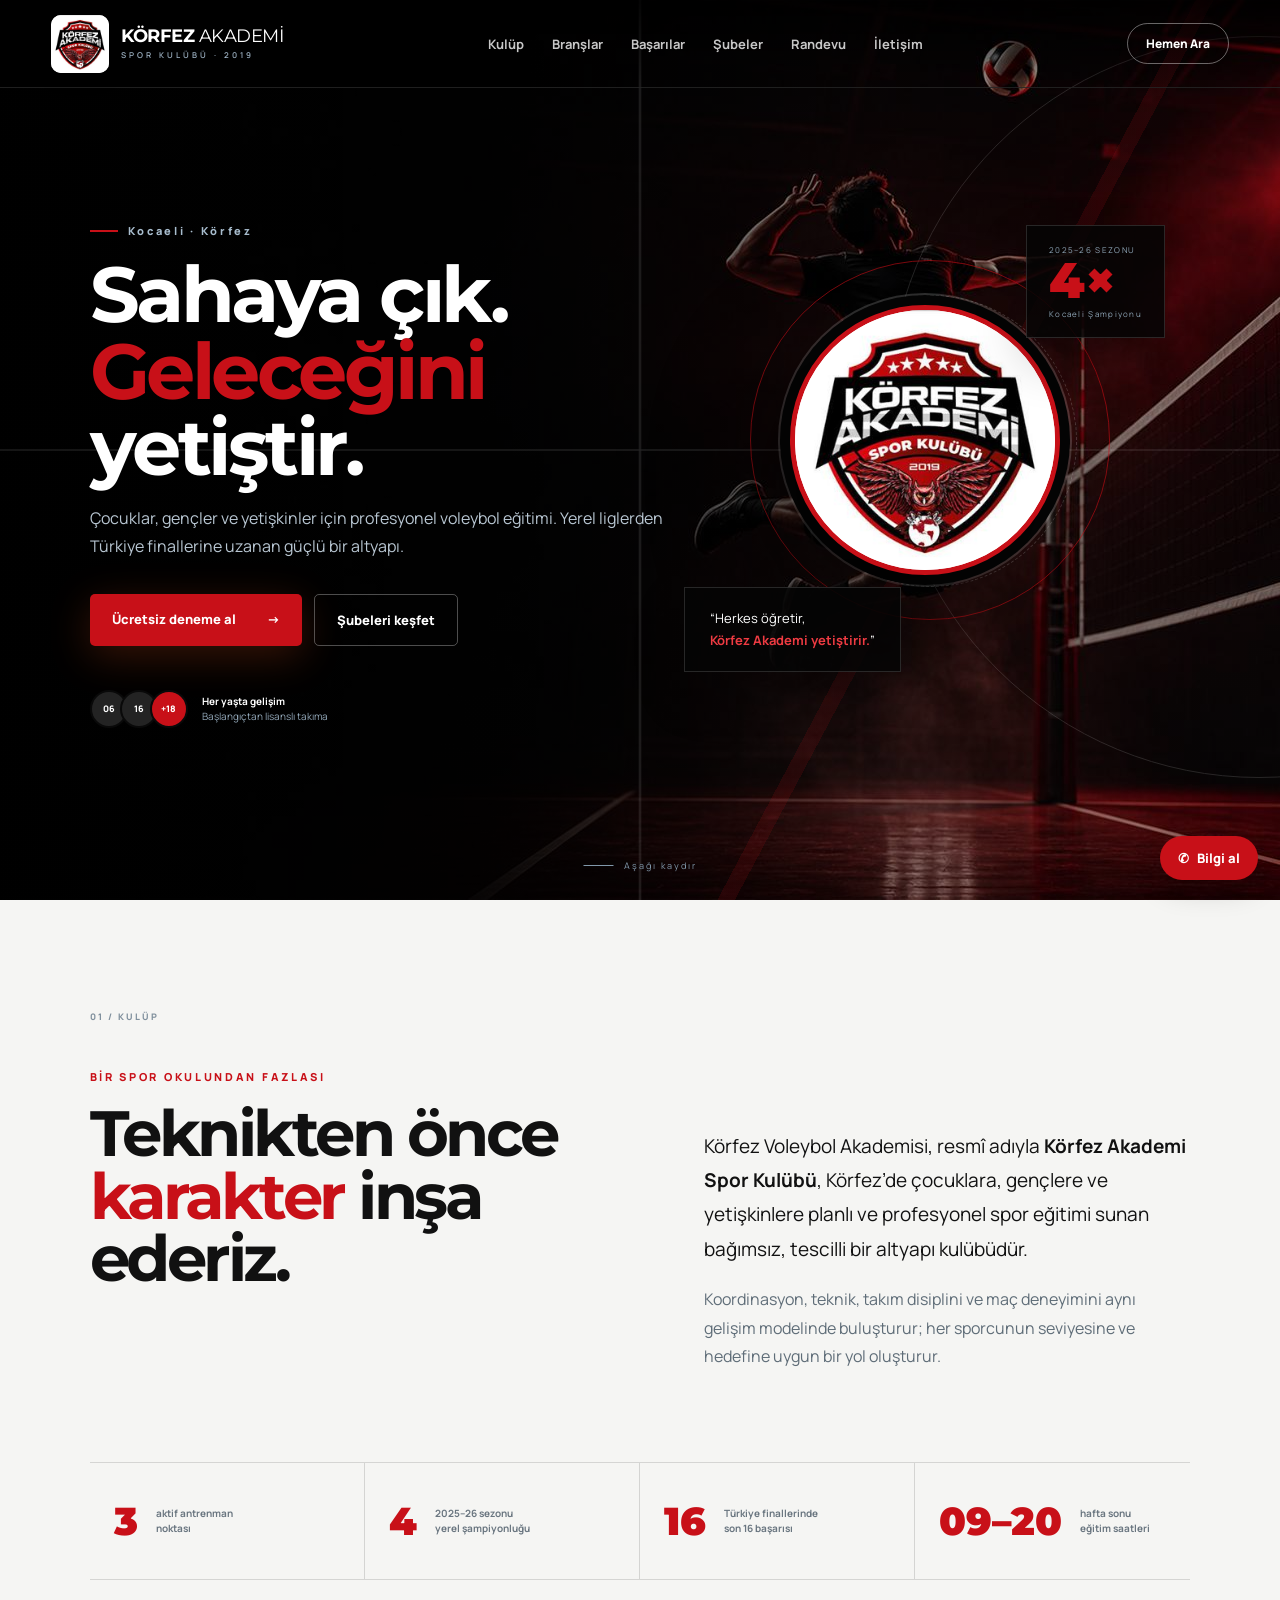
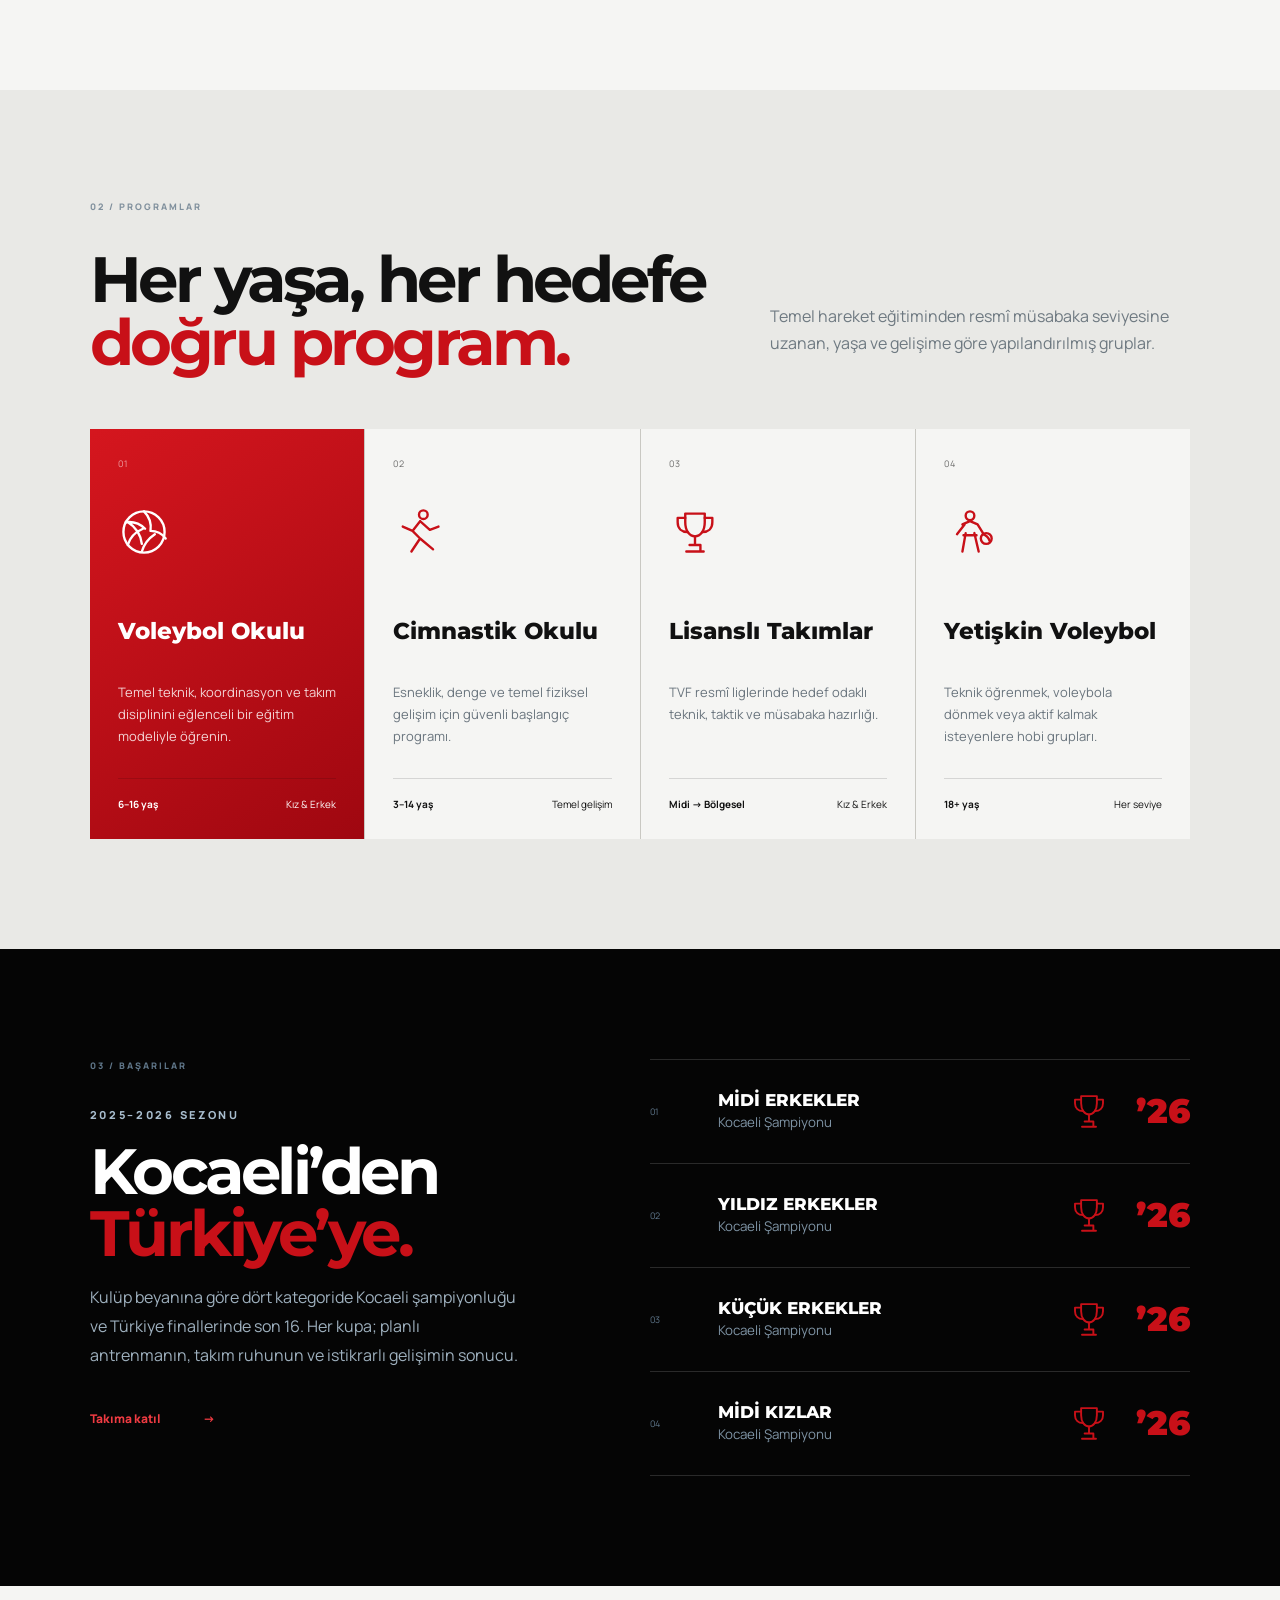
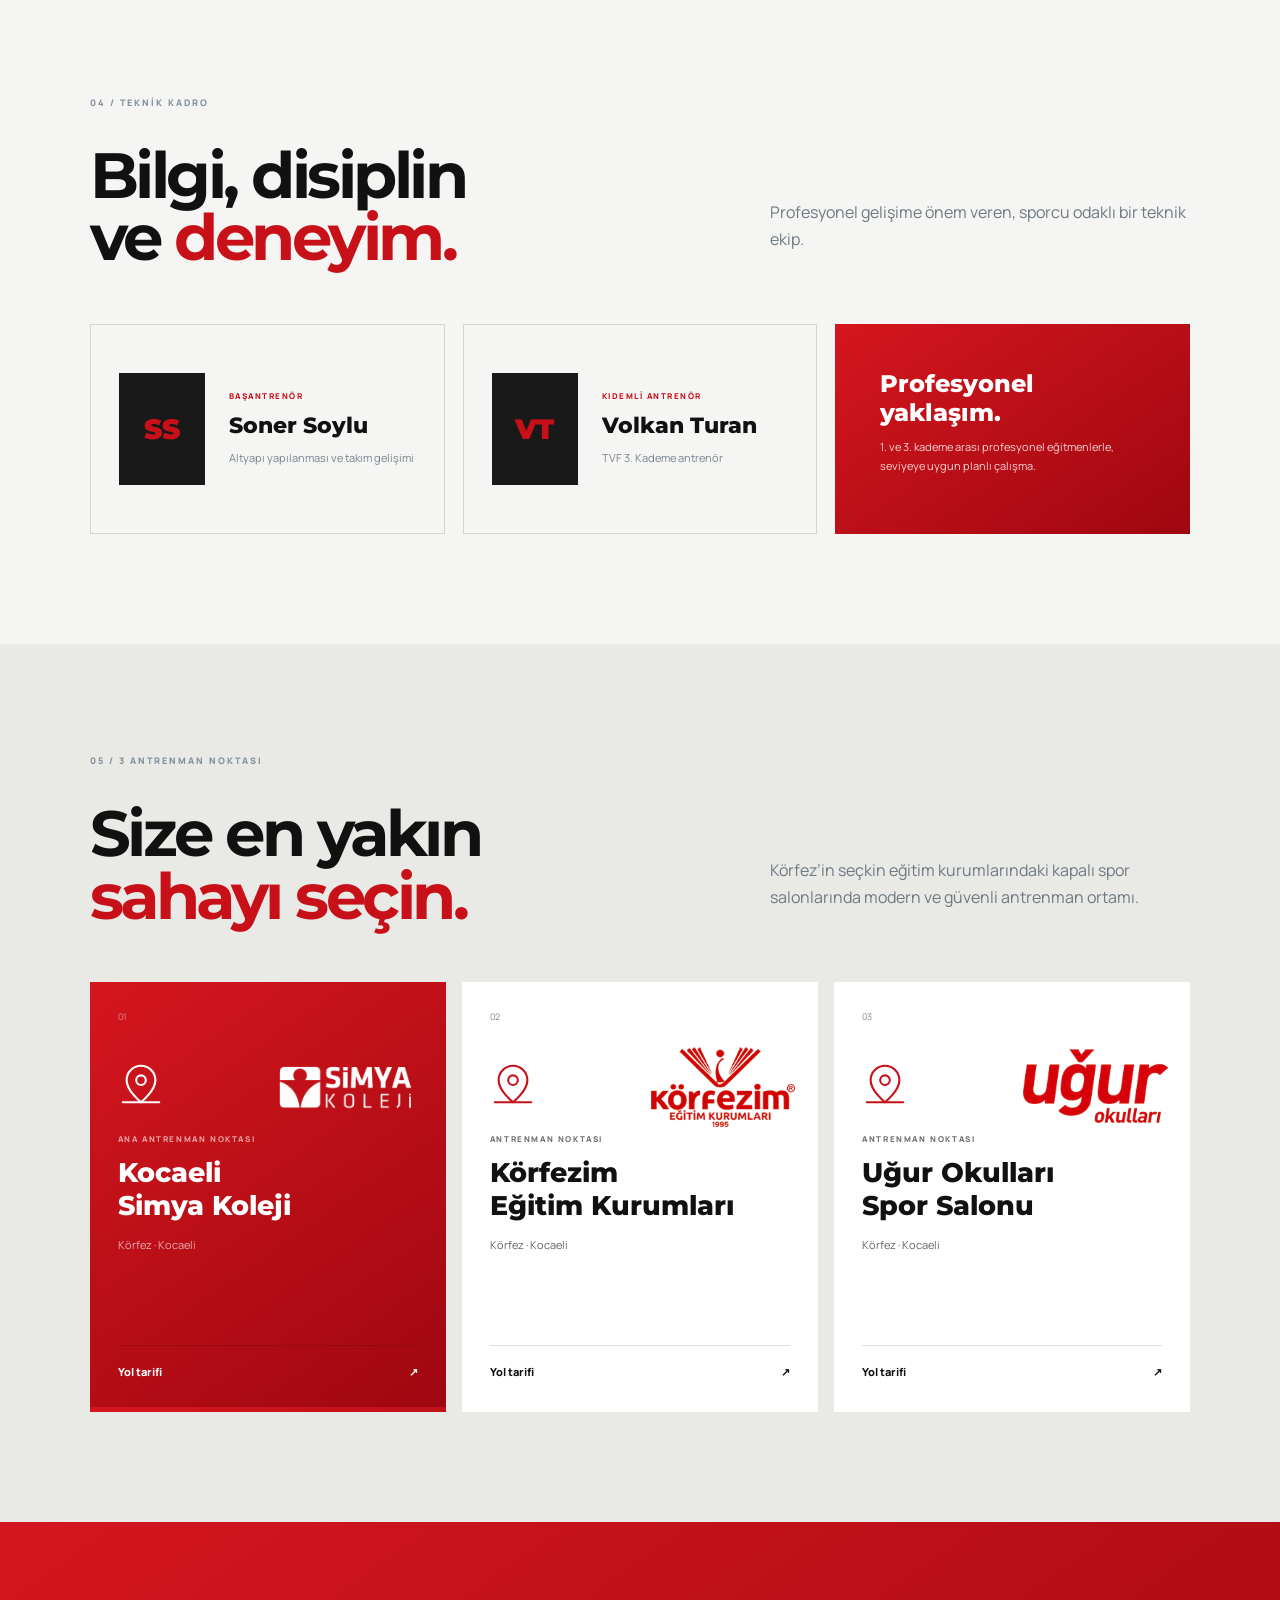
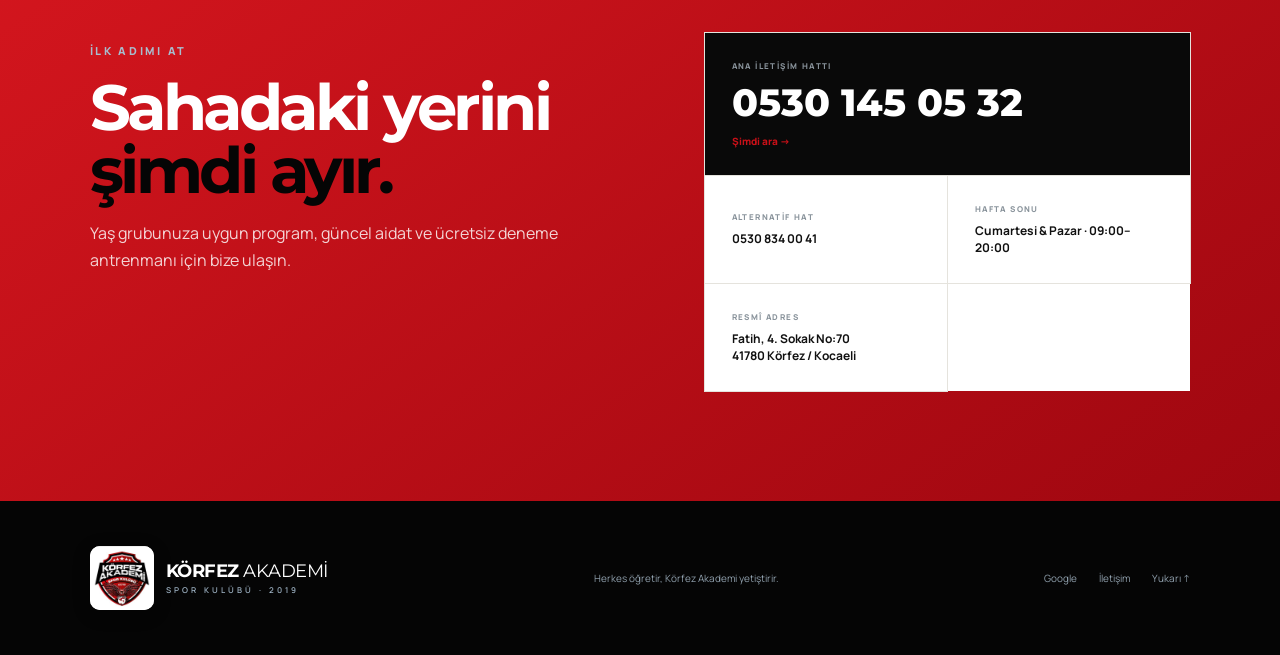
<file: index.html>
<!doctype html>
<html lang="tr">
<head>
  <meta charset="utf-8">
  <meta name="viewport" content="width=device-width, initial-scale=1">
  <meta name="description" content="Körfez Akademi Spor Kulübü — çocuklar, gençler ve yetişkinler için profesyonel voleybol ve cimnastik eğitimi.">
  <title>Körfez Akademi Spor Kulübü</title>
  <link rel="preconnect" href="https://fonts.googleapis.com">
  <link rel="preconnect" href="https://fonts.gstatic.com" crossorigin>
  <link href="https://fonts.googleapis.com/css2?family=Manrope:wght@400;500;600;700;800&family=Montserrat:wght@700;800;900&display=swap" rel="stylesheet">
  <link rel="stylesheet" href="styles.css">
  <link rel="stylesheet" href="brand.css?v=20260718-4">
  <link rel="stylesheet" href="mobile.css?v=20260718-4">
</head>
<body>
  <svg class="icon-sprite" aria-hidden="true">
    <symbol id="icon-volleyball" viewBox="0 0 48 48"><circle cx="24" cy="24" r="19"/><path d="M24 5c5 5 7 11 6 18M7 15c7-1 13 1 18 6M9 36c2-7 7-12 14-15M30 23c6 0 11 3 14 7M22 42c2-7 6-12 12-16M8 14c8 5 13 12 14 21"/></symbol>
    <symbol id="icon-gymnastics" viewBox="0 0 48 48"><circle cx="28" cy="8" r="4"/><path d="M25 14l-7 9 7 7M25 14l9 8 8-3M18 23l-9-4M25 30l-8 12M25 30l12 10"/></symbol>
    <symbol id="icon-trophy" viewBox="0 0 48 48"><path d="M15 7h18v8c0 8-4 13-9 13s-9-5-9-13V7Z"/><path d="M15 11H8v4c0 6 4 9 9 9M33 11h7v4c0 6-4 9-9 9M24 28v8M16 42h16M19 36h10v6"/></symbol>
    <symbol id="icon-training" viewBox="0 0 48 48"><circle cx="24" cy="9" r="4"/><path d="M17 17l7-3 7 3 5 8M19 17l-7 9M20 25l-3 17M28 25l4 17M18 27h12"/><circle cx="39" cy="30" r="5"/><path d="M36 26c3 1 5 3 6 6"/></symbol>
    <symbol id="icon-location" viewBox="0 0 48 48"><path d="M39 20c0 11-15 23-15 23S9 31 9 20a15 15 0 1 1 30 0Z"/><circle cx="24" cy="20" r="5"/><path d="M5 43h38"/></symbol>
  </svg>
  <header class="site-header" id="top">
    <a class="brand" href="#top" aria-label="Körfez Akademi ana sayfa">
      <img src="assets/korfez-akademi-logo.svg" alt="Körfez Akademi Spor Kulübü logosu">
      <span><b>KÖRFEZ</b> AKADEMİ<small>SPOR KULÜBÜ · 2019</small></span>
    </a>
    <button class="menu-btn" aria-expanded="false" aria-controls="site-nav" aria-label="Menüyü aç"><span></span><span></span></button>
    <nav id="site-nav">
      <a href="#hakkimizda">Kulüp</a><a href="#branslar">Branşlar</a><a href="#basarilar">Başarılar</a><a href="#subeler">Şubeler</a><a href="randevu.html">Randevu</a><a href="#iletisim">İletişim</a>
    </nav>
    <a class="header-cta" href="tel:+905301450532">Hemen Ara</a>
  </header>

  <main>
    <section class="hero">
      <div class="court-lines" aria-hidden="true"></div>
      <div class="hero-copy reveal">
        <p class="eyebrow"><span></span> Kocaeli · Körfez</p>
        <h1>Sahaya çık.<br><em>Geleceğini</em> yetiştir.</h1>
        <p class="hero-lead">Çocuklar, gençler ve yetişkinler için profesyonel voleybol eğitimi. Yerel liglerden Türkiye finallerine uzanan güçlü bir altyapı.</p>
        <div class="hero-actions">
          <a class="btn btn-orange" href="randevu.html">Ücretsiz deneme al <span>→</span></a>
          <a class="btn btn-ghost" href="#subeler">Şubeleri keşfet</a>
        </div>
        <div class="hero-proof"><span class="avatars"><i>06</i><i>16</i><i>+18</i></span><p><strong>Her yaşta gelişim</strong><br>Başlangıçtan lisanslı takıma</p></div>
      </div>
      <div class="hero-visual reveal">
        <div class="orange-orbit"></div>
        <div class="ball crest"><img src="assets/korfez-akademi-logo.svg" alt="Körfez Akademi Spor Kulübü armalı logosu"></div>
        <div class="score-card"><small>2025–26 SEZONU</small><strong>4×</strong><span>Kocaeli Şampiyonu</span></div>
        <div class="motto-card">“Herkes öğretir,<br><b>Körfez Akademi yetiştirir.</b>”</div>
      </div>
      <a class="scroll-hint" href="#hakkimizda"><span></span> Aşağı kaydır</a>
    </section>

    <section class="intro section" id="hakkimizda">
      <div class="section-label">01 / KULÜP</div>
      <div class="intro-grid">
        <div><p class="eyebrow dark">BİR SPOR OKULUNDAN FAZLASI</p><h2>Teknikten önce<br><em>karakter</em> inşa ederiz.</h2></div>
        <div class="intro-copy"><p>Körfez Voleybol Akademisi, resmî adıyla <strong>Körfez Akademi Spor Kulübü</strong>, Körfez’de çocuklara, gençlere ve yetişkinlere planlı ve profesyonel spor eğitimi sunan bağımsız, tescilli bir altyapı kulübüdür.</p><p>Koordinasyon, teknik, takım disiplini ve maç deneyimini aynı gelişim modelinde buluşturur; her sporcunun seviyesine ve hedefine uygun bir yol oluşturur.</p></div>
      </div>
      <div class="stats">
        <article><strong>3</strong><span>aktif antrenman<br>noktası</span></article>
        <article><strong>4</strong><span>2025–26 sezonu<br>yerel şampiyonluğu</span></article>
        <article><strong>16</strong><span>Türkiye finallerinde<br>son 16 başarısı</span></article>
        <article><strong>09–20</strong><span>hafta sonu<br>eğitim saatleri</span></article>
      </div>
    </section>

    <section class="programs section" id="branslar">
      <div class="section-head"><div><div class="section-label">02 / PROGRAMLAR</div><h2>Her yaşa, her hedefe<br><em>doğru program.</em></h2></div><p>Temel hareket eğitiminden resmî müsabaka seviyesine uzanan, yaşa ve gelişime göre yapılandırılmış gruplar.</p></div>
      <div class="program-grid">
        <article class="program-card featured"><span class="program-no">01</span><div class="program-icon"><svg aria-hidden="true"><use href="#icon-volleyball"/></svg></div><h3>Voleybol Okulu</h3><p>Temel teknik, koordinasyon ve takım disiplinini eğlenceli bir eğitim modeliyle öğrenin.</p><div><b>6–16 yaş</b><span>Kız & Erkek</span></div></article>
        <article class="program-card"><span class="program-no">02</span><div class="program-icon"><svg aria-hidden="true"><use href="#icon-gymnastics"/></svg></div><h3>Cimnastik Okulu</h3><p>Esneklik, denge ve temel fiziksel gelişim için güvenli başlangıç programı.</p><div><b>3–14 yaş</b><span>Temel gelişim</span></div></article>
        <article class="program-card"><span class="program-no">03</span><div class="program-icon"><svg aria-hidden="true"><use href="#icon-trophy"/></svg></div><h3>Lisanslı Takımlar</h3><p>TVF resmî liglerinde hedef odaklı teknik, taktik ve müsabaka hazırlığı.</p><div><b>Midi → Bölgesel</b><span>Kız & Erkek</span></div></article>
        <article class="program-card"><span class="program-no">04</span><div class="program-icon"><svg aria-hidden="true"><use href="#icon-training"/></svg></div><h3>Yetişkin Voleybol</h3><p>Teknik öğrenmek, voleybola dönmek veya aktif kalmak isteyenlere hobi grupları.</p><div><b>18+ yaş</b><span>Her seviye</span></div></article>
      </div>
    </section>

    <section class="achievements section" id="basarilar">
      <div class="achievement-copy"><div class="section-label light">03 / BAŞARILAR</div><p class="eyebrow">2025–2026 SEZONU</p><h2>Kocaeli’den<br><em>Türkiye’ye.</em></h2><p>Kulüp beyanına göre dört kategoride Kocaeli şampiyonluğu ve Türkiye finallerinde son 16. Her kupa; planlı antrenmanın, takım ruhunun ve istikrarlı gelişimin sonucu.</p><a class="text-link" href="#iletisim">Takıma katıl <span>→</span></a></div>
      <div class="trophy-list">
        <article><span>01</span><div><b>MİDİ ERKEKLER</b><small>Kocaeli Şampiyonu</small></div><svg class="trophy-icon" aria-hidden="true"><use href="#icon-trophy"/></svg><i>’26</i></article>
        <article><span>02</span><div><b>YILDIZ ERKEKLER</b><small>Kocaeli Şampiyonu</small></div><svg class="trophy-icon" aria-hidden="true"><use href="#icon-trophy"/></svg><i>’26</i></article>
        <article><span>03</span><div><b>KÜÇÜK ERKEKLER</b><small>Kocaeli Şampiyonu</small></div><svg class="trophy-icon" aria-hidden="true"><use href="#icon-trophy"/></svg><i>’26</i></article>
        <article><span>04</span><div><b>MİDİ KIZLAR</b><small>Kocaeli Şampiyonu</small></div><svg class="trophy-icon" aria-hidden="true"><use href="#icon-trophy"/></svg><i>’26</i></article>
      </div>
    </section>

    <section class="coaches section">
      <div class="section-head"><div><div class="section-label">04 / TEKNİK KADRO</div><h2>Bilgi, disiplin<br>ve <em>deneyim.</em></h2></div><p>Profesyonel gelişime önem veren, sporcu odaklı bir teknik ekip.</p></div>
      <div class="coach-grid"><article><span>SS</span><div><small>BAŞANTRENÖR</small><h3>Soner Soylu</h3><p>Altyapı yapılanması ve takım gelişimi</p></div></article><article><span>VT</span><div><small>KIDEMLİ ANTRENÖR</small><h3>Volkan Turan</h3><p>TVF 3. Kademe antrenör</p></div></article><aside><b>Profesyonel yaklaşım.</b><p>1. ve 3. kademe arası profesyonel eğitmenlerle, seviyeye uygun planlı çalışma.</p></aside></div>
    </section>

    <section class="locations section" id="subeler">
      <div class="section-head"><div><div class="section-label">05 / 3 ANTRENMAN NOKTASI</div><h2>Size en yakın<br><em>sahayı seçin.</em></h2></div><p>Körfez’in seçkin eğitim kurumlarındaki kapalı spor salonlarında modern ve güvenli antrenman ortamı.</p></div>
      <div class="location-grid">
        <article class="location-card primary"><div class="location-num">01</div><div class="location-pin"><svg aria-hidden="true"><use href="#icon-location"/></svg></div><img class="location-logo" src="assets/simya-logo-white.svg" alt="Simya Koleji"><p>ANA ANTRENMAN NOKTASI</p><h3>Kocaeli<br>Simya Koleji</h3><span>Körfez · Kocaeli</span><a href="https://www.google.com/maps/search/?api=1&query=Kocaeli+Simya+Koleji+K%C3%B6rfez" target="_blank" rel="noopener">Yol tarifi <b>↗</b></a></article>
        <article class="location-card"><div class="location-num">02</div><div class="location-pin"><svg aria-hidden="true"><use href="#icon-location"/></svg></div><img class="location-logo korfezim-logo" src="assets/korfezim-logo-red.svg" alt="Körfezim Eğitim Kurumları"><p>ANTRENMAN NOKTASI</p><h3>Körfezim<br>Eğitim Kurumları</h3><span>Körfez · Kocaeli</span><a href="https://www.google.com/maps/search/?api=1&query=K%C3%B6rfezim+E%C4%9Fitim+Kurumlar%C4%B1+K%C3%B6rfez" target="_blank" rel="noopener">Yol tarifi <b>↗</b></a></article>
        <article class="location-card"><div class="location-num">03</div><div class="location-pin"><svg aria-hidden="true"><use href="#icon-location"/></svg></div><img class="location-logo ugur-logo" src="assets/ugur-okullari-logo-red.svg" alt="Uğur Okulları"><p>ANTRENMAN NOKTASI</p><h3>Uğur Okulları<br>Spor Salonu</h3><span>Körfez · Kocaeli</span><a href="https://www.google.com/maps/search/?api=1&query=U%C4%9Fur+Okullar%C4%B1+K%C3%B6rfez+Kocaeli" target="_blank" rel="noopener">Yol tarifi <b>↗</b></a></article>
      </div>
    </section>

    <section class="contact section" id="iletisim">
      <div class="contact-title"><p class="eyebrow">İLK ADIMI AT</p><h2>Sahadaki yerini<br><em>şimdi ayır.</em></h2><p>Yaş grubunuza uygun program, güncel aidat ve ücretsiz deneme antrenmanı için bize ulaşın.</p></div>
      <div class="contact-panel"><a class="phone-main" href="tel:+905301450532"><small>ANA İLETİŞİM HATTI</small><strong>0530 145 05 32</strong><span>Şimdi ara →</span></a><a href="tel:+905308340041"><small>ALTERNATİF HAT</small><b>0530 834 00 41</b></a><div><small>HAFTA SONU</small><b>Cumartesi & Pazar · 09:00–20:00</b></div><div><small>RESMÎ ADRES</small><b>Fatih, 4. Sokak No:70<br>41780 Körfez / Kocaeli</b></div></div>
    </section>
  </main>

  <footer><a class="brand footer-brand" href="#top"><img src="assets/korfez-akademi-logo.svg" alt="Körfez Akademi logosu"><span><b>KÖRFEZ</b> AKADEMİ<small>SPOR KULÜBÜ · 2019</small></span></a><p>Herkes öğretir, Körfez Akademi yetiştirir.</p><div><a href="https://www.google.com.tr/search?q=k%C3%B6rfez+voleybol+akademi" target="_blank" rel="noopener">Google</a><a href="tel:+905301450532">İletişim</a><a href="#top">Yukarı ↑</a></div></footer>
  <a class="floating-wa" href="https://wa.me/905301450532?text=Merhaba%2C%20K%C3%B6rfez%20Akademi%20hakk%C4%B1nda%20bilgi%20almak%20istiyorum." target="_blank" rel="noopener" aria-label="WhatsApp üzerinden ulaş">✆<span>Bilgi al</span></a>
  <script src="app.js"></script>
</body>
</html>
</file>
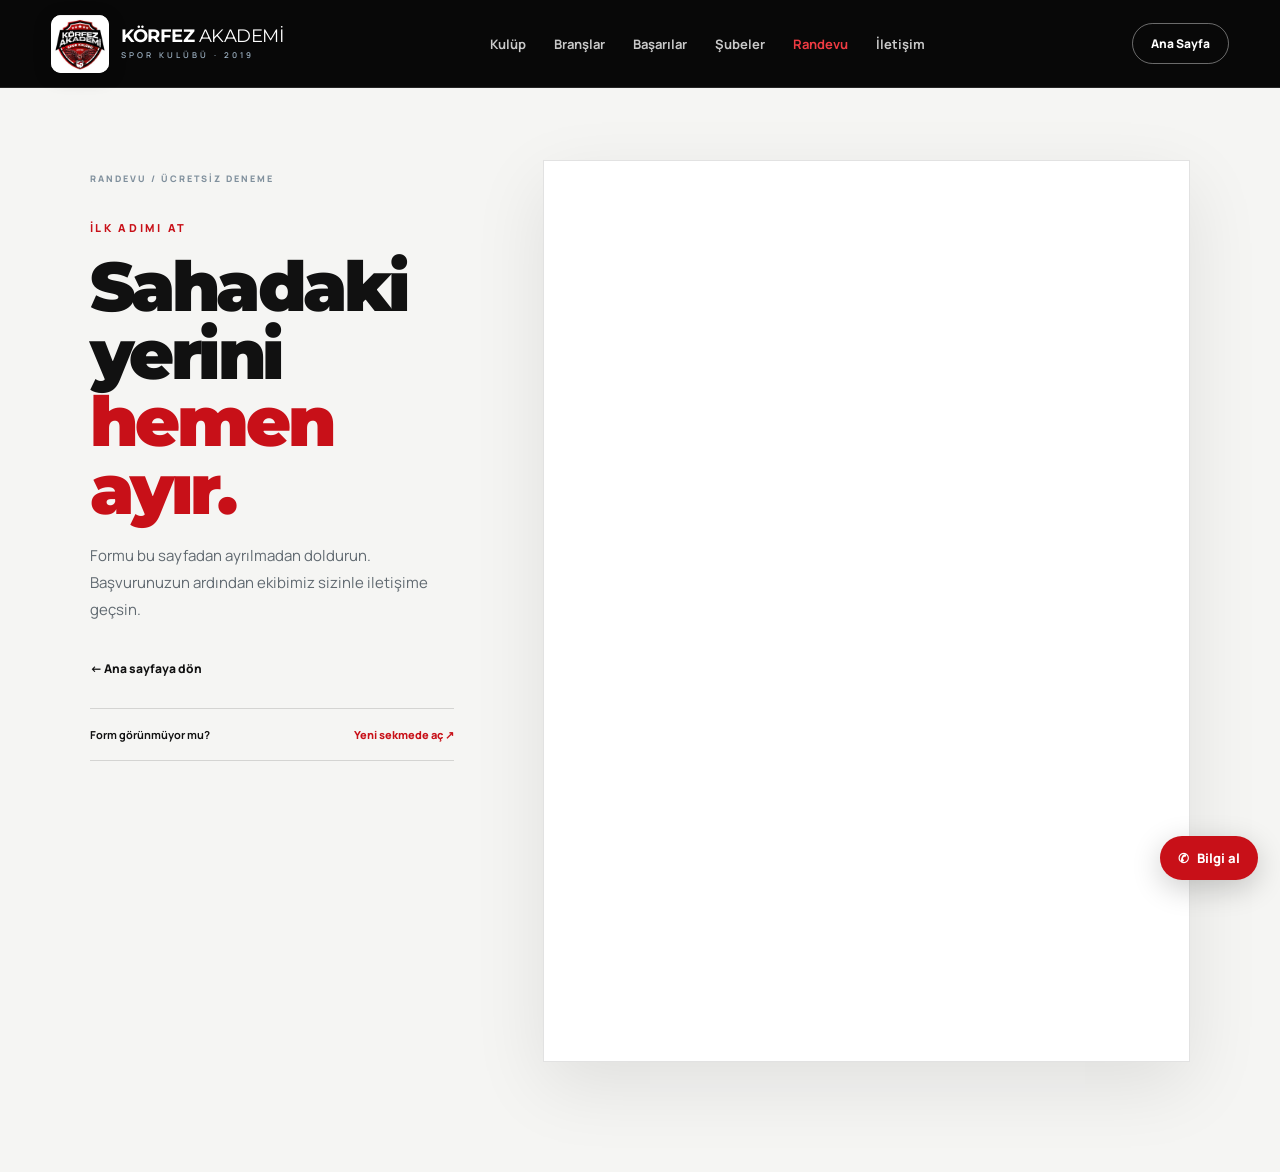
<file: randevu.html>
<!doctype html>
<html lang="tr">
<head>
  <meta charset="utf-8">
  <meta name="viewport" content="width=device-width, initial-scale=1">
  <meta name="description" content="Körfez Akademi ücretsiz deneme antrenmanı randevu formu.">
  <title>Randevu Al | Körfez Akademi</title>
  <link rel="preconnect" href="https://fonts.googleapis.com">
  <link rel="preconnect" href="https://fonts.gstatic.com" crossorigin>
  <link href="https://fonts.googleapis.com/css2?family=Manrope:wght@400;500;600;700;800&family=Montserrat:wght@700;800;900&display=swap" rel="stylesheet">
  <link rel="stylesheet" href="styles.css">
  <link rel="stylesheet" href="brand.css?v=20260718-4">
  <link rel="stylesheet" href="mobile.css?v=20260718-4">
</head>
<body class="appointment-page">
  <header class="site-header appointment-header" id="top">
    <a class="brand" href="index.html" aria-label="Körfez Akademi ana sayfa">
      <img src="assets/korfez-akademi-logo.svg" alt="Körfez Akademi Spor Kulübü logosu">
      <span><b>KÖRFEZ</b> AKADEMİ<small>SPOR KULÜBÜ · 2019</small></span>
    </a>
    <button class="menu-btn" aria-expanded="false" aria-controls="site-nav" aria-label="Menüyü aç"><span></span><span></span></button>
    <nav id="site-nav">
      <a href="index.html#hakkimizda">Kulüp</a><a href="index.html#branslar">Branşlar</a><a href="index.html#basarilar">Başarılar</a><a href="index.html#subeler">Şubeler</a><a href="randevu.html" aria-current="page">Randevu</a><a href="index.html#iletisim">İletişim</a>
    </nav>
    <a class="header-cta" href="index.html">Ana Sayfa</a>
  </header>

  <main class="appointment-main">
    <section class="appointment section" id="randevu">
      <div class="appointment-intro">
        <div class="section-label">RANDEVU / ÜCRETSİZ DENEME</div>
        <p class="eyebrow dark">İLK ADIMI AT</p>
        <h1>Sahadaki yerini<br><em>hemen ayır.</em></h1>
        <p>Formu bu sayfadan ayrılmadan doldurun. Başvurunuzun ardından ekibimiz sizinle iletişime geçsin.</p>
        <a class="appointment-back" href="index.html">← Ana sayfaya dön</a>
        <div class="appointment-note"><strong>Form görünmüyor mu?</strong><a href="https://docs.google.com/forms/d/e/1FAIpQLSdoKX0KM5MPPpHvXVLyQ_nyCopHtt8PnUpsLSG7y7KCUBYP7g/viewform" target="_blank" rel="noopener">Yeni sekmede aç ↗</a></div>
      </div>
      <div class="appointment-form">
        <iframe src="https://docs.google.com/forms/d/e/1FAIpQLSdoKX0KM5MPPpHvXVLyQ_nyCopHtt8PnUpsLSG7y7KCUBYP7g/viewform?embedded=true" title="Körfez Akademi randevu formu">Yükleniyor…</iframe>
      </div>
    </section>
  </main>

  <a class="floating-wa" href="https://wa.me/905301450532" target="_blank" rel="noopener" aria-label="WhatsApp üzerinden ulaş">✆<span>Bilgi al</span></a>
  <script src="app.js"></script>
</body>
</html>
</file>
<file: styles.css>
:root{--navy:#071c2f;--navy2:#102c46;--orange:#ff5a1f;--cream:#f4f1e9;--ink:#0b1f32;--muted:#66717c;--line:rgba(11,31,50,.14)}*{box-sizing:border-box}html{scroll-behavior:smooth}body{margin:0;background:var(--cream);color:var(--ink);font-family:Manrope,Arial,sans-serif}a{color:inherit;text-decoration:none}.site-header{height:88px;display:flex;align-items:center;padding:0 max(4vw,28px);position:absolute;z-index:20;width:100%;color:#fff;border-bottom:1px solid rgba(255,255,255,.12)}.brand{display:flex;align-items:center;gap:12px;font-family:Montserrat;font-size:18px;letter-spacing:-.5px}.brand>span:last-child{line-height:.9}.brand b{color:#fff}.brand small{display:block;font:600 8px/1 Manrope;letter-spacing:3px;margin-top:7px;color:#9cb0c1}.brand-mark{width:38px;height:38px;border-radius:50%;border:8px solid var(--orange);display:grid;place-items:center;transform:rotate(-28deg)}.brand-mark:before,.brand-mark:after,.brand-mark span{content:"";display:block;position:absolute;background:var(--orange)}.brand-mark:before{width:5px;height:25px}.brand-mark:after{height:5px;width:25px}.brand-mark span{width:28px;height:5px;transform:rotate(45deg)}nav{display:flex;gap:28px;margin:auto;font-size:13px;font-weight:700}nav a{opacity:.78;transition:.2s}nav a:hover{opacity:1;color:#ff7b4a}.header-cta{border:1px solid rgba(255,255,255,.4);padding:11px 18px;border-radius:99px;font-size:12px;font-weight:800}.menu-btn{display:none}.hero{min-height:780px;height:100vh;max-height:980px;background:radial-gradient(circle at 77% 40%,#173c5e 0,#0c2842 29%,var(--navy) 61%);color:#fff;position:relative;overflow:hidden;display:grid;grid-template-columns:54% 46%;align-items:center;padding:110px max(7vw,40px) 70px}.court-lines{position:absolute;inset:0;opacity:.13;background:linear-gradient(90deg,transparent 49.85%,#fff 50%,transparent 50.15%),linear-gradient(0deg,transparent 49.85%,#fff 50%,transparent 50.15%)}.court-lines:after{content:"";position:absolute;width:740px;height:740px;border:1px solid #fff;border-radius:50%;right:-350px;top:4%}.hero-copy{position:relative;z-index:2;max-width:750px}.eyebrow{font-weight:800;font-size:11px;letter-spacing:2.7px;color:#a8bdce;display:flex;align-items:center;gap:10px}.eyebrow span{width:28px;height:2px;background:var(--orange)}h1,h2{font-family:Montserrat;margin:18px 0;letter-spacing:-3.5px;line-height:.98}h1{font-size:clamp(52px,6.1vw,94px)}h1 em,h2 em{font-style:normal;color:var(--orange)}.hero-lead{font-size:16px;line-height:1.75;color:#b8c6d2;max-width:610px}.hero-actions{display:flex;gap:12px;margin:34px 0}.btn{border-radius:5px;padding:16px 22px;font-size:13px;font-weight:800}.btn-orange{background:var(--orange);box-shadow:0 10px 40px rgba(255,90,31,.22)}.btn-orange span{margin-left:28px}.btn-ghost{border:1px solid rgba(255,255,255,.3)}.hero-proof{display:flex;align-items:center;margin-top:44px}.avatars{display:flex}.avatars i{font-style:normal;width:38px;height:38px;border-radius:50%;display:grid;place-items:center;background:#183a57;border:2px solid var(--navy);margin-right:-8px;font-size:9px;font-weight:800}.avatars i:last-child{background:var(--orange)}.hero-proof p{margin:0 0 0 22px;font-size:10px;color:#92a7b8;line-height:1.5}.hero-proof strong{color:#fff}.hero-visual{position:relative;height:560px}.orange-orbit{position:absolute;width:360px;height:360px;border:1px solid rgba(255,90,31,.5);border-radius:50%;top:70px;left:13%}.orange-orbit:after{content:"";position:absolute;width:290px;height:290px;border:1px dashed rgba(255,255,255,.2);border-radius:50%;inset:34px}.ball{position:absolute;top:115px;left:21%;width:270px;height:270px;border-radius:50%;background:linear-gradient(145deg,#ff7b3e,#ea4110);box-shadow:-35px 40px 100px rgba(0,0,0,.5),inset 20px 0 28px rgba(255,255,255,.16);overflow:hidden;transform:rotate(14deg)}.ball span{position:absolute;border:18px solid #f4d8c3;border-radius:50%}.ball span:nth-child(1){width:290px;height:140px;left:-145px;top:-25px}.ball span:nth-child(2){width:250px;height:300px;left:80px;top:60px}.ball span:nth-child(3){width:250px;height:300px;left:-35px;top:180px}.score-card,.motto-card{position:absolute;background:rgba(7,28,47,.84);backdrop-filter:blur(12px);border:1px solid rgba(255,255,255,.14);box-shadow:0 22px 50px rgba(0,0,0,.24)}.score-card{right:5%;top:35px;padding:18px 22px}.score-card small,.score-card span{display:block;color:#91a8ba;font-size:8px;letter-spacing:1.3px}.score-card strong{display:block;font:900 50px Montserrat;color:var(--orange);line-height:1.05}.motto-card{left:0;bottom:78px;padding:20px 25px;font-size:13px;line-height:1.65}.motto-card b{color:#ff7b4a}.scroll-hint{position:absolute;bottom:28px;left:50%;transform:translateX(-50%);font-size:9px;letter-spacing:2px;color:#8198aa;display:flex;gap:10px;align-items:center}.scroll-hint span{width:30px;height:1px;background:#8198aa}.section{padding:110px max(7vw,40px)}.section-label{font-size:9px;font-weight:800;letter-spacing:2px;color:#80909d;margin-bottom:35px}.intro-grid{display:grid;grid-template-columns:1fr 1fr;gap:10vw}.eyebrow.dark{color:var(--orange)}h2{font-size:clamp(40px,5vw,72px)}.intro-copy{padding-top:52px;font-size:16px;line-height:1.8;color:#5f6d78}.intro-copy p:first-child{font-size:19px;color:var(--ink)}.stats{display:grid;grid-template-columns:repeat(4,1fr);border-top:1px solid var(--line);border-bottom:1px solid var(--line);margin-top:75px}.stats article{padding:34px 24px;border-right:1px solid var(--line);display:flex;align-items:center;gap:18px}.stats article:last-child{border:0}.stats strong{font:900 39px Montserrat;color:var(--orange)}.stats span{font-size:10px;line-height:1.5;font-weight:700;color:#6a7680}.programs{background:#e9e7df}.section-head{display:flex;justify-content:space-between;align-items:flex-end;margin-bottom:55px}.section-head h2{margin-bottom:0}.section-head>p{max-width:420px;color:#6e7981;line-height:1.7}.program-grid{display:grid;grid-template-columns:repeat(4,1fr);gap:1px;background:#c9c8c2}.program-card{background:var(--cream);padding:28px;min-height:410px;display:flex;flex-direction:column;transition:.25s}.program-card:hover{transform:translateY(-6px);position:relative;z-index:2;box-shadow:0 18px 40px rgba(7,28,47,.1)}.program-card.featured{background:var(--orange);color:#fff}.program-no{font-size:9px;letter-spacing:1px;opacity:.6}.program-icon{font-size:44px;margin:36px 0}.program-card h3{font:800 23px Montserrat}.program-card p{font-size:13px;line-height:1.7;color:#69747d}.program-card.featured p{color:#ffe0d4}.program-card>div:last-child{border-top:1px solid rgba(0,0,0,.13);margin-top:auto;padding-top:18px;display:flex;justify-content:space-between;font-size:10px}.achievements{background:var(--navy);color:#fff;display:grid;grid-template-columns:1fr 1.25fr;gap:10vw}.section-label.light{color:#60778a}.achievement-copy>p:not(.eyebrow){color:#9eb0be;line-height:1.8;max-width:480px}.text-link{display:inline-block;margin-top:25px;font-size:12px;font-weight:800;color:#ff7d4d}.text-link span{margin-left:40px}.trophy-list{border-top:1px solid rgba(255,255,255,.15)}.trophy-list article{height:104px;border-bottom:1px solid rgba(255,255,255,.15);display:grid;grid-template-columns:50px 1fr auto;align-items:center}.trophy-list article>span{font-size:9px;color:#60788d}.trophy-list b{font:800 17px Montserrat;display:block}.trophy-list small{color:#7f94a5}.trophy-list i{font:900 34px Montserrat;color:var(--orange)}.coaches{background:var(--cream)}.coach-grid{display:grid;grid-template-columns:1fr 1fr 1fr;gap:18px}.coach-grid article,.coach-grid aside{min-height:210px;padding:28px;border:1px solid var(--line);display:flex;align-items:center;gap:24px}.coach-grid article>span{min-width:86px;height:112px;background:var(--navy2);color:var(--orange);display:grid;place-items:center;font:900 28px Montserrat}.coach-grid small{font-size:8px;letter-spacing:1.5px;color:var(--orange);font-weight:800}.coach-grid h3{font:800 22px Montserrat;margin:8px 0}.coach-grid p{font-size:11px;color:#78848d}.coach-grid aside{display:block;background:var(--orange);color:#fff;border:0;padding:45px}.coach-grid aside b{font:800 24px Montserrat}.coach-grid aside p{color:#ffe2d7;line-height:1.7}.locations{background:#e9e7df}.location-grid{display:grid;grid-template-columns:repeat(3,1fr);gap:16px}.location-card{background:#fff;min-height:430px;padding:28px;position:relative;display:flex;flex-direction:column;border-bottom:5px solid transparent;transition:.25s}.location-card:hover{border-color:var(--orange);transform:translateY(-6px)}.location-card.primary{background:var(--orange);color:#fff}.location-num{font-size:9px;opacity:.5}.location-pin{font-size:40px;margin:38px 0 18px}.location-card p{font-size:8px;letter-spacing:1.6px;font-weight:800;opacity:.6}.location-card h3{font:800 27px/1.2 Montserrat;margin:5px 0 15px}.location-card>span{font-size:11px;opacity:.65}.location-card a{margin-top:auto;border-top:1px solid rgba(0,0,0,.13);padding-top:18px;font-size:11px;font-weight:800;display:flex;justify-content:space-between}.contact{background:var(--orange);color:#fff;display:grid;grid-template-columns:1fr 1fr;gap:10vw}.contact-title>p:last-child{color:#ffded3;line-height:1.7;max-width:480px}.contact-title em{color:var(--navy)}.contact-panel{background:#fff;color:var(--ink);display:grid;grid-template-columns:1fr 1fr}.contact-panel>*{padding:27px;border:1px solid #e5e3dd;margin:-.5px;display:flex;flex-direction:column;justify-content:center;gap:8px}.contact-panel small{font-size:8px;letter-spacing:1.4px;color:#89939b;font-weight:800}.contact-panel b{font-size:12px}.contact-panel .phone-main{grid-column:span 2;background:var(--navy);color:#fff}.phone-main strong{font:800 clamp(29px,3vw,45px) Montserrat}.phone-main span{color:var(--orange);font-size:10px;font-weight:800}footer{background:#041421;color:#91a1ae;display:flex;align-items:center;justify-content:space-between;padding:45px max(7vw,40px);font-size:10px}.footer-brand{color:#fff}.footer-brand b{color:#fff}footer>div{display:flex;gap:22px}.floating-wa{position:fixed;z-index:30;right:22px;bottom:20px;background:var(--orange);color:#fff;border-radius:99px;padding:13px 18px;font-weight:900;box-shadow:0 8px 30px rgba(0,0,0,.2);display:flex;gap:8px;align-items:center;font-size:13px}.reveal{animation:rise .7s ease both}@keyframes rise{from{opacity:0;transform:translateY(22px)}to{opacity:1;transform:none}}@media(max-width:900px){.site-header{height:72px}.header-cta,nav{display:none}.menu-btn{margin-left:auto;background:none;border:0;display:grid;gap:6px;padding:10px}.menu-btn span{display:block;width:25px;height:2px;background:#fff}nav.open{display:flex;position:absolute;top:72px;left:0;right:0;background:var(--navy);padding:24px;flex-direction:column}.hero{height:auto;min-height:940px;grid-template-columns:1fr;padding-top:130px}.hero-visual{height:410px}.ball{width:200px;height:200px}.orange-orbit{width:270px;height:270px}.score-card{right:0}.intro-grid,.achievements,.contact{grid-template-columns:1fr}.stats,.program-grid{grid-template-columns:1fr 1fr}.coach-grid,.location-grid{grid-template-columns:1fr}.section-head{display:block}.section-head>p{margin-top:20px}.location-card{min-height:350px}.contact{gap:45px}}@media(max-width:560px){.hero,.section{padding-left:22px;padding-right:22px}h1{letter-spacing:-2px}.hero-actions{flex-direction:column}.hero-visual{margin-left:-15px}.stats,.program-grid,.contact-panel{grid-template-columns:1fr}.stats article{border-right:0;border-bottom:1px solid var(--line)}.contact-panel .phone-main{grid-column:span 1}.coach-grid article{align-items:flex-start}.location-card{min-height:320px}footer{flex-direction:column;gap:28px;text-align:center}.floating-wa span{display:none}.floating-wa{width:48px;height:48px;justify-content:center;padding:0}}
</file>
<file: brand.css>
:root{
  --navy:#090909;
  --navy2:#191919;
  --orange:#c81018;
  --cream:#f5f5f3;
  --ink:#111;
  --muted:#6d6d6d;
  --line:rgba(17,17,17,.14);
}

.icon-sprite{position:absolute;width:0;height:0;overflow:hidden}
.program-icon svg,.location-pin svg{width:52px;height:52px;display:block;fill:none;stroke:currentColor;stroke-width:2.2;stroke-linecap:round;stroke-linejoin:round}
.program-card:not(.featured) .program-icon{color:#c81018}
.program-card.featured .program-icon{color:#fff}
.location-pin{color:#c81018}
.location-card.primary .location-pin{color:#fff}
.location-pin svg{width:46px;height:46px}
.trophy-list article{grid-template-columns:50px 1fr 50px auto;gap:18px}
.trophy-icon{width:42px;height:42px;fill:none;stroke:#c81018;stroke-width:2.2;stroke-linecap:round;stroke-linejoin:round}
.location-logo{position:absolute;top:70px;right:24px;width:155px;height:72px;object-fit:cover;object-position:center;display:block}
.location-logo.korfezim-logo{top:65px;right:20px;width:150px;height:80px;object-fit:contain}
.location-logo.ugur-logo{top:66px;right:22px;width:145px;height:76px;object-fit:contain}

@media(max-width:1100px) and (min-width:901px){
  .location-logo{width:120px;right:16px}
}

.site-header{background:linear-gradient(180deg,rgba(0,0,0,.82),transparent)}
.brand img{width:58px;height:58px;object-fit:cover;border-radius:10px;background:#fff;box-shadow:0 4px 18px rgba(0,0,0,.22)}
.brand>span:last-child{line-height:.9}
.hero{background-image:linear-gradient(90deg,rgba(0,0,0,.96) 0%,rgba(0,0,0,.84) 38%,rgba(0,0,0,.42) 70%,rgba(0,0,0,.34) 100%),url("assets/hero-volleyball-bg.svg");background-size:cover;background-position:center}
.hero:before{content:"";position:absolute;inset:0;background:linear-gradient(118deg,transparent 0 68%,rgba(200,16,24,.13) 68% 69%,transparent 69%)}
.orange-orbit{border-color:rgba(200,16,24,.62)}
.crest{background:#fff;transform:rotate(0);border:5px solid #c81018;box-shadow:-30px 40px 100px rgba(0,0,0,.58),0 0 0 10px #050505,0 0 0 12px rgba(255,255,255,.18)}
.crest img{width:100%;height:100%;object-fit:cover;display:block}
.ball span{display:none}
.score-card,.motto-card{background:rgba(5,5,5,.87)}
.programs,.locations{background:#e9e9e6}
.program-card.featured,.coach-grid aside,.location-card.primary,.contact{background:linear-gradient(145deg,#d5161e,#9f0710)}
.program-card.featured p,.coach-grid aside p,.contact-title>p:last-child{color:#f3d4d5}
.text-link,.motto-card b,nav a:hover{color:#ef3b42}
.avatars i{background:#232323}.avatars i:last-child{background:#c81018}
.achievements,footer{background:#050505}
.contact-title em{color:#050505}
.floating-wa{background:#c81018}
.header-cta:hover,.btn-orange:hover,.floating-wa:hover{background:#e3242c}
.btn,.header-cta,.location-card,.program-card{transition:transform .2s ease,background .2s ease,box-shadow .2s ease}
.btn:hover,.header-cta:hover{transform:translateY(-2px)}
.footer-brand img{width:64px;height:64px}

.appointment{display:grid;grid-template-columns:minmax(280px,.72fr) minmax(520px,1.28fr);gap:7vw;align-items:start;background:#f5f5f3}
.appointment-intro{position:sticky;top:38px;padding-top:12px}
.appointment-intro h2{font-size:clamp(44px,5vw,70px)}
.appointment-intro>p:not(.eyebrow){max-width:470px;color:#606970;font-size:15px;line-height:1.8}
.appointment-note{margin-top:30px;padding:18px 0;border-top:1px solid var(--line);border-bottom:1px solid var(--line);display:flex;justify-content:space-between;gap:20px;font-size:11px}
.appointment-note a{color:#c81018;font-weight:800}
.appointment-form{overflow:hidden;background:#fff;border:1px solid rgba(17,17,17,.12);box-shadow:0 24px 70px rgba(0,0,0,.09)}
.appointment-form iframe{display:block;width:100%;height:900px;border:0;background:#fff}
.appointment-page{background:#0a0a0a}
.appointment-header{position:relative;background:#080808;border-bottom:1px solid rgba(255,255,255,.12)}
.appointment-main{background:linear-gradient(135deg,#f5f5f3 0 58%,#ececea 58%)}
.appointment-main .appointment{min-height:calc(100vh - 88px);padding-top:72px}
.appointment-intro h1{font:900 clamp(48px,5.4vw,78px)/.98 Montserrat;margin:18px 0;letter-spacing:-3.5px;color:#111}
.appointment-intro h1 em{font-style:normal;color:#c81018}
.appointment-back{display:inline-block;margin-top:22px;color:#111;font-size:12px;font-weight:800}
nav a[aria-current="page"]{color:#ef3b42;opacity:1}


@media(max-width:900px){
  .brand img{width:48px;height:48px}
  .brand>span:last-child{font-size:14px}
  .brand small{font-size:6px;letter-spacing:2px}
  .crest{border-width:4px}
  .appointment{grid-template-columns:1fr;gap:35px}.appointment-intro{position:static}.appointment-form iframe{height:920px}
}

@media(prefers-reduced-motion:reduce){
  html{scroll-behavior:auto}
  *,*:before,*:after{animation-duration:.01ms!important;animation-iteration-count:1!important;transition-duration:.01ms!important}
}
</file>
<file: mobile.css>
/* Mobile-only redesign. Desktop layout remains untouched. */
@media (max-width:700px){
  body{overflow-x:hidden}
  .site-header{position:absolute;height:76px;padding:0 18px;background:rgba(5,5,5,.78);backdrop-filter:blur(12px)}
  .brand{gap:9px}.brand img{width:46px;height:46px;border-radius:8px}.brand>span:last-child{font-size:13px}.brand small{font-size:5.5px;letter-spacing:1.7px;margin-top:6px}
  .menu-btn{width:42px;height:42px;place-content:center;border:1px solid rgba(255,255,255,.18);border-radius:50%}
  nav.open{top:76px;min-height:calc(100svh - 76px);padding:38px 24px;background:rgba(5,5,5,.98);gap:0}
  nav.open a{font:800 26px/1 Montserrat;padding:18px 0;border-bottom:1px solid rgba(255,255,255,.1);opacity:1}

  .hero{display:block;height:auto;min-height:880px;max-height:none;padding:118px 20px 38px;background-position:67% center}
  .hero:after{content:"";position:absolute;inset:0;background:linear-gradient(180deg,rgba(0,0,0,.15),rgba(0,0,0,.12) 45%,rgba(0,0,0,.78) 100%);pointer-events:none}
  .hero-copy,.hero-visual,.scroll-hint{z-index:2}
  .hero-copy{max-width:none}.hero .eyebrow{font-size:9px;margin-bottom:16px}
  h1{font-size:clamp(45px,13.2vw,56px);line-height:.95;letter-spacing:-2.5px;margin:12px 0 22px}
  .hero-lead{font-size:14px;line-height:1.65;max-width:340px;color:#d1d1d1}
  .hero-actions{display:grid;grid-template-columns:1fr 1fr;gap:9px;margin:24px 0}.hero-actions .btn{display:flex;align-items:center;justify-content:center;min-height:52px;padding:12px 10px;text-align:center}.btn-orange span{margin-left:8px}
  .hero-proof{margin-top:24px}.hero-proof p{font-size:9px}.avatars i{width:34px;height:34px}
  .hero-visual{height:350px;margin:12px 0 0}.orange-orbit{width:230px;height:230px;left:50%;top:20px;transform:translateX(-50%)}.orange-orbit:after{width:184px;height:184px;inset:22px}
  .crest{width:176px;height:176px;left:50%;top:47px;transform:translateX(-50%)}
  .score-card{top:auto;right:0;bottom:0;width:138px;min-height:96px;padding:13px 14px;display:flex;flex-direction:column;justify-content:center}.score-card strong{font-size:34px}.score-card small,.score-card span{font-size:7px}
  .motto-card{left:0;bottom:0;width:calc(100% - 150px);min-height:96px;padding:14px 15px;font-size:10px;display:flex;flex-direction:column;justify-content:center}
  .scroll-hint{display:none}

  .section{padding:72px 20px}.section-label{margin-bottom:22px}.section-head{margin-bottom:32px}.section-head h2,.intro-grid h2{font-size:42px;letter-spacing:-2.2px}.section-head>p{font-size:13px;line-height:1.65}
  .intro-grid{display:block}.intro-copy{padding-top:18px;font-size:14px}.intro-copy p:first-child{font-size:16px}
  .stats{grid-template-columns:1fr 1fr;margin-top:38px}.stats article{min-height:112px;padding:18px 12px;display:block;border-right:1px solid var(--line)}.stats article:nth-child(2n){border-right:0}.stats strong{display:block;font-size:32px;margin-bottom:7px}.stats span{font-size:9px}

  .program-grid,.location-grid{display:flex;gap:12px;overflow-x:auto;scroll-snap-type:x mandatory;background:transparent;padding:0 20px 16px;margin-left:-20px;margin-right:-20px;scrollbar-width:none}.program-grid::-webkit-scrollbar,.location-grid::-webkit-scrollbar{display:none}
  .program-card{flex:0 0 82vw;min-height:360px;scroll-snap-align:center}.program-icon{margin:26px 0}.program-card h3{font-size:22px}
  .location-card{flex:0 0 82vw;min-height:390px;scroll-snap-align:center}.location-logo{right:20px}.location-card h3{font-size:25px}

  .achievements{display:block}.achievement-copy{margin-bottom:48px}.achievement-copy h2{font-size:46px}.achievement-copy>p:not(.eyebrow){font-size:14px}.trophy-list article{height:96px;grid-template-columns:24px 1fr 36px auto;gap:8px}.trophy-list b{font-size:13px}.trophy-list small{font-size:9px}.trophy-icon{width:30px;height:30px}.trophy-list i{font-size:28px}

  .coach-grid{display:block}.coach-grid>*{margin-bottom:12px}.coach-grid article,.coach-grid aside{min-height:170px;padding:22px}.coach-grid article>span{min-width:70px;height:92px}.coach-grid aside{padding:30px}

  .appointment{display:block}.appointment-intro{margin-bottom:30px}.appointment-intro h2{font-size:44px}.appointment-intro>p:not(.eyebrow){font-size:13px}.appointment-note{display:block}.appointment-note a{display:block;margin-top:8px}.appointment-form{margin-left:-20px;margin-right:-20px;border-left:0;border-right:0;box-shadow:none}.appointment-form iframe{height:980px}
  .appointment-page .site-header{position:relative}.appointment-main .appointment{min-height:0;padding-top:52px}.appointment-intro h1{font-size:43px;letter-spacing:-2.2px}.appointment-main{background:#f5f5f3}

  .contact{display:block}.contact-title{margin-bottom:36px}.contact-title h2{font-size:46px}.contact-panel{display:block}.contact-panel>*{min-height:94px}.contact-panel .phone-main{min-height:145px}.phone-main strong{font-size:30px}
  footer{padding:42px 20px 88px}.footer-brand img{width:58px;height:58px}footer>div{flex-wrap:wrap;justify-content:center}
  .floating-wa{right:16px;bottom:16px;width:54px;height:54px}
}

@media (max-width:370px){
  .brand>span:last-child{display:none}
  h1{font-size:43px}.hero-actions{grid-template-columns:1fr}.hero{min-height:920px}
  .program-card,.location-card{flex-basis:86vw}
}
</file>
